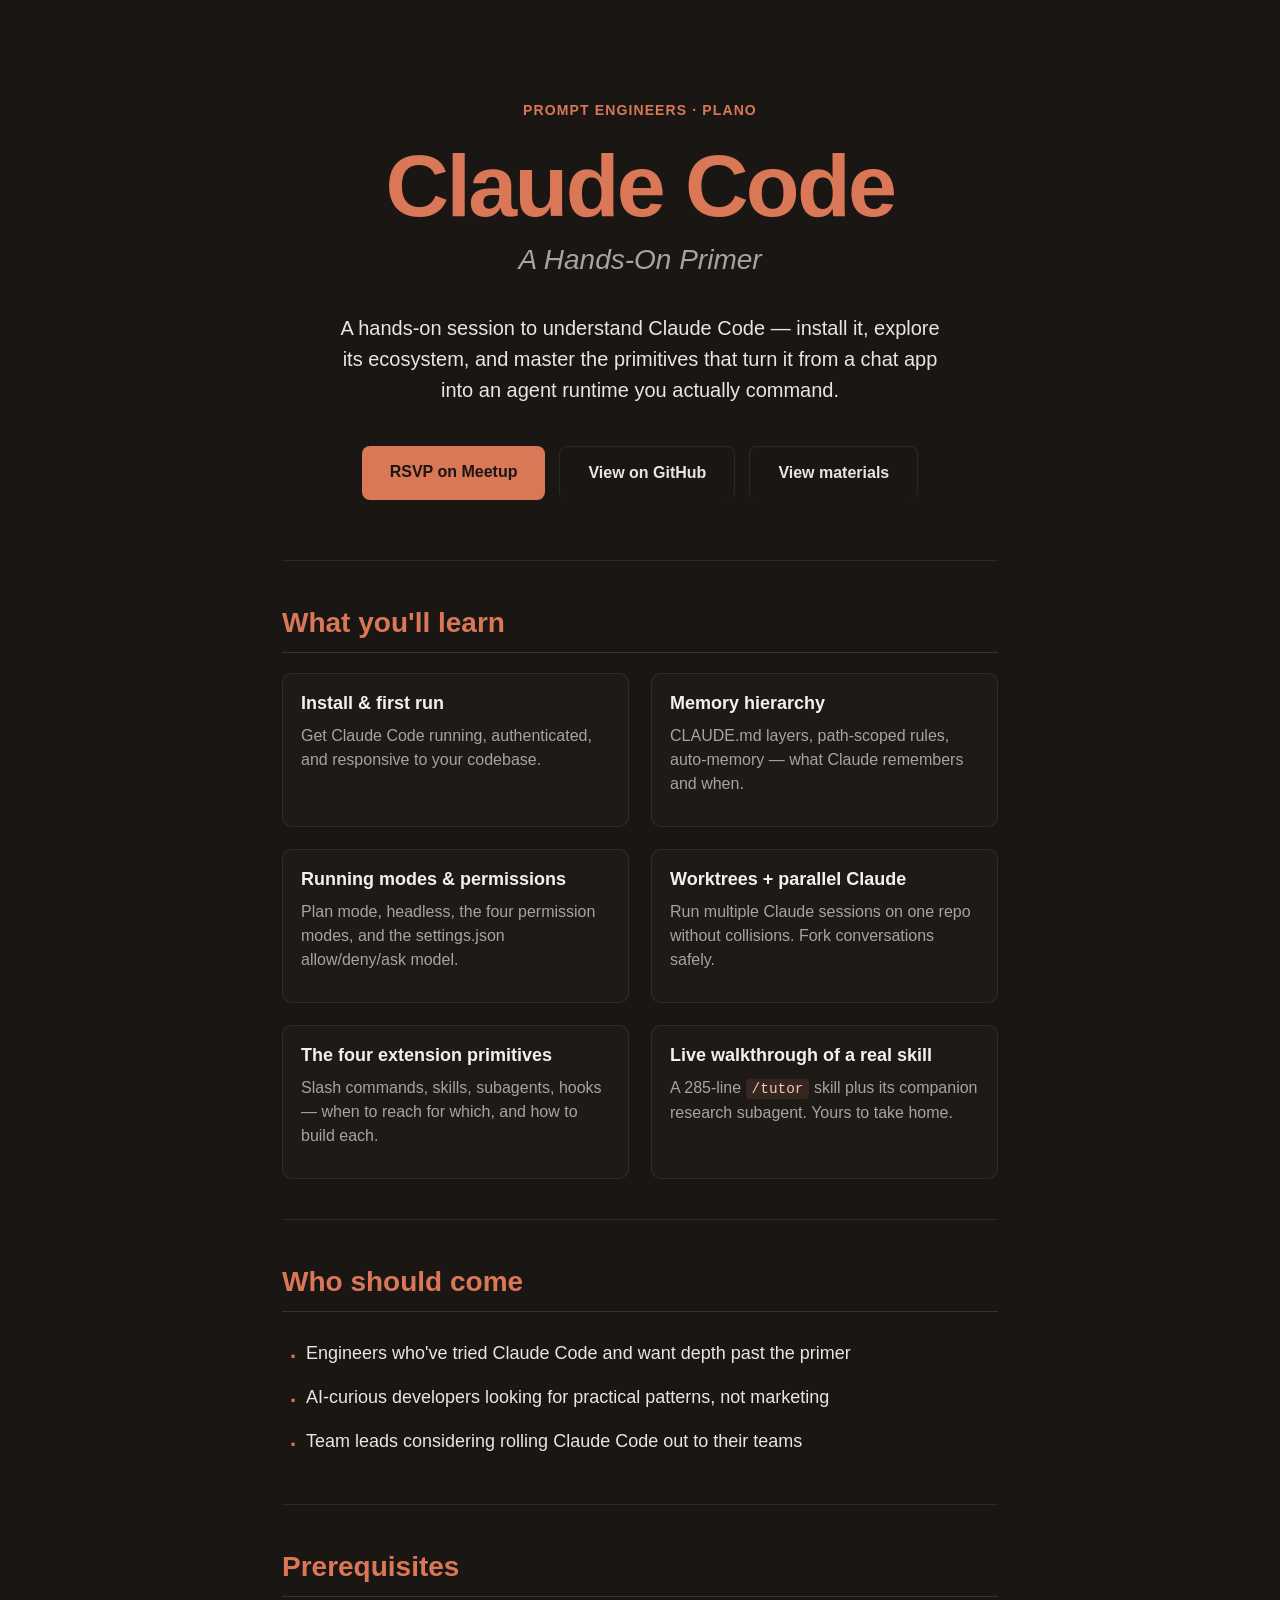
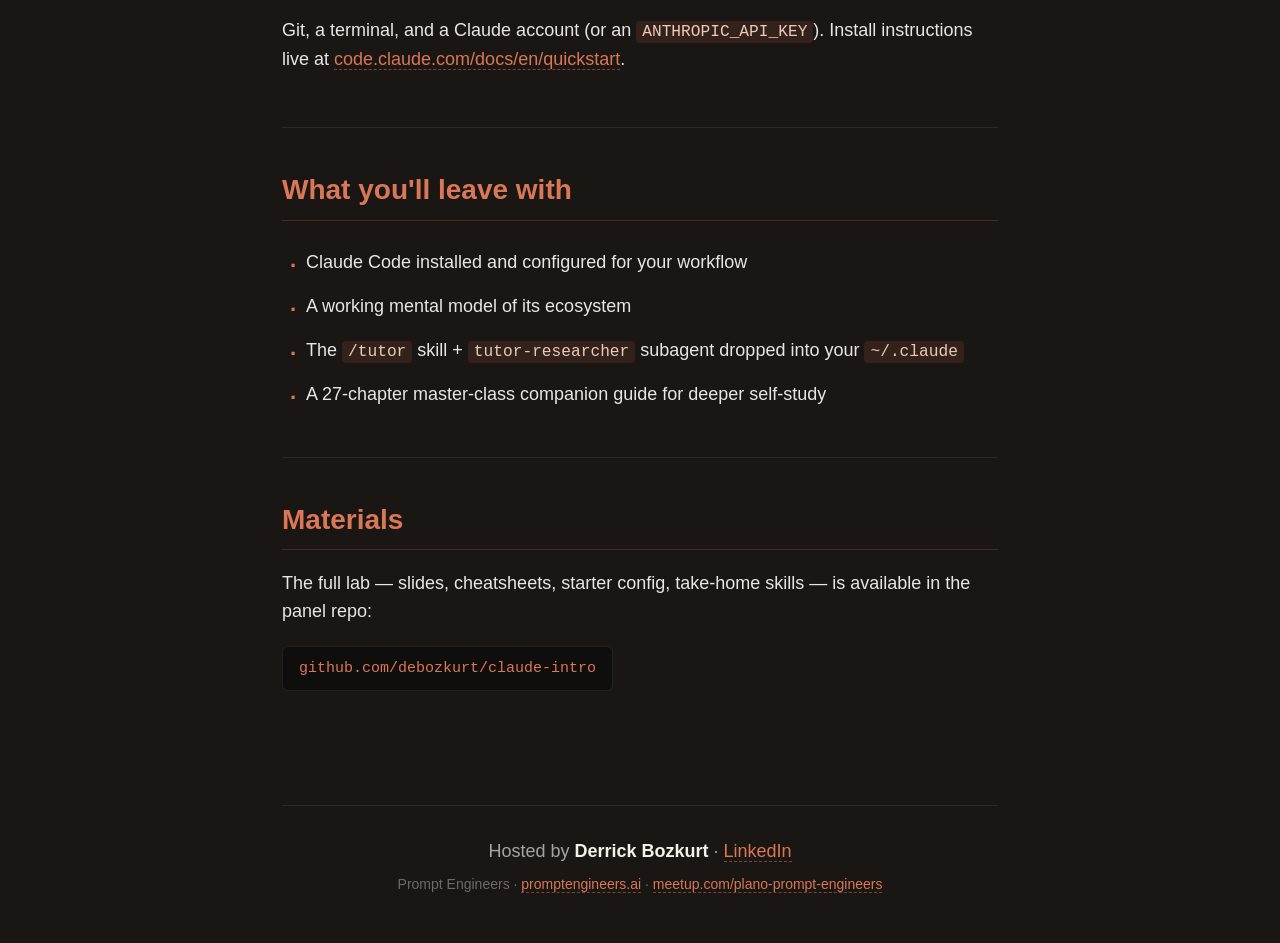
<file: lab-app/index.html>
<!DOCTYPE html>
<html lang="en">
<head>
  <meta charset="UTF-8">
  <meta name="viewport" content="width=device-width, initial-scale=1.0">
  <title>Claude Code — A Hands-On Primer | Prompt Engineers</title>
  <meta name="description" content="A hands-on session to understand Claude Code — install, configure, master the primitives. Prompt Engineers Meetup.">
  <link rel="stylesheet" href="styles.css">
</head>
<body>
  <main>
    <section class="hero">
      <p class="eyebrow">Prompt Engineers · Plano</p>
      <h1>Claude Code</h1>
      <p class="subhead">A Hands-On Primer</p>
      <p class="lede">
        A hands-on session to understand Claude Code — install it, explore its ecosystem, and master
        the primitives that turn it from a chat app into an agent runtime you actually command.
      </p>
      <div class="cta-row">
        <a class="cta cta-primary" href="https://www.meetup.com/plano-prompt-engineers/">RSVP on Meetup</a>
        <a class="cta cta-secondary" href="https://github.com/debozkurt/claude-intro">View on GitHub</a>
        <a class="cta cta-secondary" href="#materials">View materials</a>
      </div>
    </section>

    <section class="pillars">
      <h2>What you'll learn</h2>
      <ul class="pillar-list">
        <li>
          <h3>Install &amp; first run</h3>
          <p>Get Claude Code running, authenticated, and responsive to your codebase.</p>
        </li>
        <li>
          <h3>Memory hierarchy</h3>
          <p>CLAUDE.md layers, path-scoped rules, auto-memory — what Claude remembers and when.</p>
        </li>
        <li>
          <h3>Running modes &amp; permissions</h3>
          <p>Plan mode, headless, the four permission modes, and the settings.json allow/deny/ask model.</p>
        </li>
        <li>
          <h3>Worktrees + parallel Claude</h3>
          <p>Run multiple Claude sessions on one repo without collisions. Fork conversations safely.</p>
        </li>
        <li>
          <h3>The four extension primitives</h3>
          <p>Slash commands, skills, subagents, hooks — when to reach for which, and how to build each.</p>
        </li>
        <li>
          <h3>Live walkthrough of a real skill</h3>
          <p>A 285-line <code>/tutor</code> skill plus its companion research subagent. Yours to take home.</p>
        </li>
      </ul>
    </section>

    <section class="audience">
      <h2>Who should come</h2>
      <ul>
        <li>Engineers who've tried Claude Code and want depth past the primer</li>
        <li>AI-curious developers looking for practical patterns, not marketing</li>
        <li>Team leads considering rolling Claude Code out to their teams</li>
      </ul>
    </section>

    <section class="prereqs">
      <h2>Prerequisites</h2>
      <p>
        Git, a terminal, and a Claude account (or an <code>ANTHROPIC_API_KEY</code>).
        Install instructions live at
        <a href="https://code.claude.com/docs/en/quickstart">code.claude.com/docs/en/quickstart</a>.
      </p>
    </section>

    <section class="takeaway">
      <h2>What you'll leave with</h2>
      <ul>
        <li>Claude Code installed and configured for your workflow</li>
        <li>A working mental model of its ecosystem</li>
        <li>The <code>/tutor</code> skill + <code>tutor-researcher</code> subagent dropped into your <code>~/.claude</code></li>
        <li>A 27-chapter master-class companion guide for deeper self-study</li>
      </ul>
    </section>

    <section class="materials" id="materials">
      <h2>Materials</h2>
      <p>The full lab — slides, cheatsheets, starter config, take-home skills — is available in the panel repo:</p>
      <p><a class="repo-link" href="https://github.com/debozkurt/claude-intro">github.com/debozkurt/claude-intro</a></p>
    </section>

    <footer>
      <p>Hosted by <strong>Derrick Bozkurt</strong> · <a href="https://www.linkedin.com/in/debozkurt">LinkedIn</a></p>
      <p class="small">
        Prompt Engineers ·
        <a href="https://promptengineers.ai">promptengineers.ai</a> ·
        <a href="https://www.meetup.com/plano-prompt-engineers/">meetup.com/plano-prompt-engineers</a>
      </p>
    </footer>
  </main>
</body>
</html>
</file>
<file: lab-app/styles.css>
/* Claude-themed palette — matches the slide deck */
:root {
  --bg: #1a1614;
  --bg-elevated: #141210;
  --text: #e8e6e3;
  --text-muted: #a8a39c;
  --text-bright: #f5f1e8;
  --accent: #d97757;
  --accent-soft: rgba(217, 119, 87, 0.13);
  --accent-border: rgba(217, 119, 87, 0.22);
  --border: rgba(255, 255, 255, 0.08);
  --code-bg: #100e0d;
}

* {
  box-sizing: border-box;
  margin: 0;
  padding: 0;
}

html {
  scroll-behavior: smooth;
}

body {
  background: var(--bg);
  color: var(--text);
  font-family: -apple-system, BlinkMacSystemFont, "Segoe UI", Inter, Helvetica,
    Arial, sans-serif;
  font-size: 18px;
  line-height: 1.55;
  -webkit-font-smoothing: antialiased;
  -moz-osx-font-smoothing: grayscale;
}

main {
  max-width: 780px;
  margin: 0 auto;
  padding: 80px 32px 40px;
}

/* Sections */
section {
  padding: 40px 0;
  border-bottom: 1px solid var(--border);
}
section:last-of-type {
  border-bottom: none;
}

/* Hero */
.hero {
  padding-top: 20px;
  padding-bottom: 60px;
  text-align: center;
}
.eyebrow {
  color: var(--accent);
  font-size: 14px;
  font-weight: 600;
  letter-spacing: 0.08em;
  text-transform: uppercase;
  margin-bottom: 20px;
}
.hero h1 {
  color: var(--accent);
  font-size: 88px;
  font-weight: 700;
  letter-spacing: -0.03em;
  line-height: 1;
  margin-bottom: 8px;
}
.subhead {
  color: var(--text-muted);
  font-size: 28px;
  font-weight: 400;
  font-style: italic;
  margin-bottom: 32px;
}
.lede {
  color: var(--text);
  font-size: 20px;
  line-height: 1.55;
  max-width: 620px;
  margin: 0 auto 40px;
}

/* CTAs */
.cta-row {
  display: flex;
  gap: 14px;
  justify-content: center;
  flex-wrap: wrap;
}
.cta {
  display: inline-block;
  padding: 14px 28px;
  font-size: 16px;
  font-weight: 600;
  border-radius: 8px;
  text-decoration: none;
  transition: transform 0.12s ease, background 0.12s ease, border-color 0.12s ease;
}
.cta-primary {
  background: var(--accent);
  color: var(--bg);
}
.cta-primary:hover {
  transform: translateY(-1px);
  background: #e88a6e;
}
.cta-secondary {
  background: transparent;
  color: var(--text);
  border: 1px solid var(--border);
}
.cta-secondary:hover {
  border-color: var(--accent);
  color: var(--accent);
}

/* Headings */
h2 {
  color: var(--accent);
  font-size: 28px;
  font-weight: 600;
  margin-bottom: 20px;
  border-bottom: 1px solid var(--accent-border);
  padding-bottom: 8px;
}
h3 {
  color: var(--text-bright);
  font-size: 18px;
  font-weight: 600;
  margin-bottom: 6px;
}

/* Lists */
ul {
  list-style: none;
}
ul li {
  position: relative;
  padding: 8px 0 8px 24px;
  color: var(--text);
}
ul li::before {
  content: "·";
  position: absolute;
  left: 8px;
  top: 8px;
  color: var(--accent);
  font-size: 22px;
  font-weight: 700;
}

/* Pillar list — two-column feel on wider viewports */
.pillar-list {
  display: grid;
  gap: 22px;
  margin-top: 16px;
}
.pillar-list li {
  padding: 16px 18px;
  background: rgba(255, 255, 255, 0.02);
  border: 1px solid var(--border);
  border-radius: 10px;
}
.pillar-list li::before {
  display: none;
}
.pillar-list li p {
  color: var(--text-muted);
  font-size: 16px;
  line-height: 1.5;
}

@media (min-width: 720px) {
  .pillar-list {
    grid-template-columns: 1fr 1fr;
  }
}

/* Links */
a {
  color: var(--accent);
  text-decoration: none;
  border-bottom: 1px dashed rgba(217, 119, 87, 0.5);
}
a:hover {
  color: #e88a6e;
  border-bottom-color: var(--accent);
}
.cta {
  border-bottom: none;
}

/* Inline code */
code {
  background: var(--accent-soft);
  color: #f0c9b6;
  padding: 2px 6px;
  border-radius: 4px;
  font-family: "SF Mono", ui-monospace, Menlo, Monaco, Consolas, monospace;
  font-size: 0.9em;
}

/* Paragraphs inside sections */
section p {
  margin-bottom: 14px;
  color: var(--text);
}

/* Materials CTA */
.repo-link {
  display: inline-block;
  margin-top: 6px;
  padding: 10px 16px;
  background: var(--code-bg);
  border: 1px solid var(--border);
  border-radius: 6px;
  font-family: "SF Mono", ui-monospace, Menlo, Monaco, Consolas, monospace;
  font-size: 15px;
  border-bottom: 1px solid var(--border);
}
.repo-link:hover {
  border-color: var(--accent);
}

/* Footer */
footer {
  margin-top: 60px;
  padding-top: 32px;
  border-top: 1px solid var(--border);
  text-align: center;
}
footer p {
  color: var(--text-muted);
  margin-bottom: 8px;
}
footer p.small {
  font-size: 14px;
  color: #6e6a63;
}
footer strong {
  color: var(--text-bright);
}

/* Responsive tuning */
@media (max-width: 600px) {
  main {
    padding: 48px 20px 32px;
  }
  .hero h1 {
    font-size: 56px;
  }
  .subhead {
    font-size: 22px;
  }
  .lede {
    font-size: 17px;
  }
  h2 {
    font-size: 24px;
  }
}
</file>
